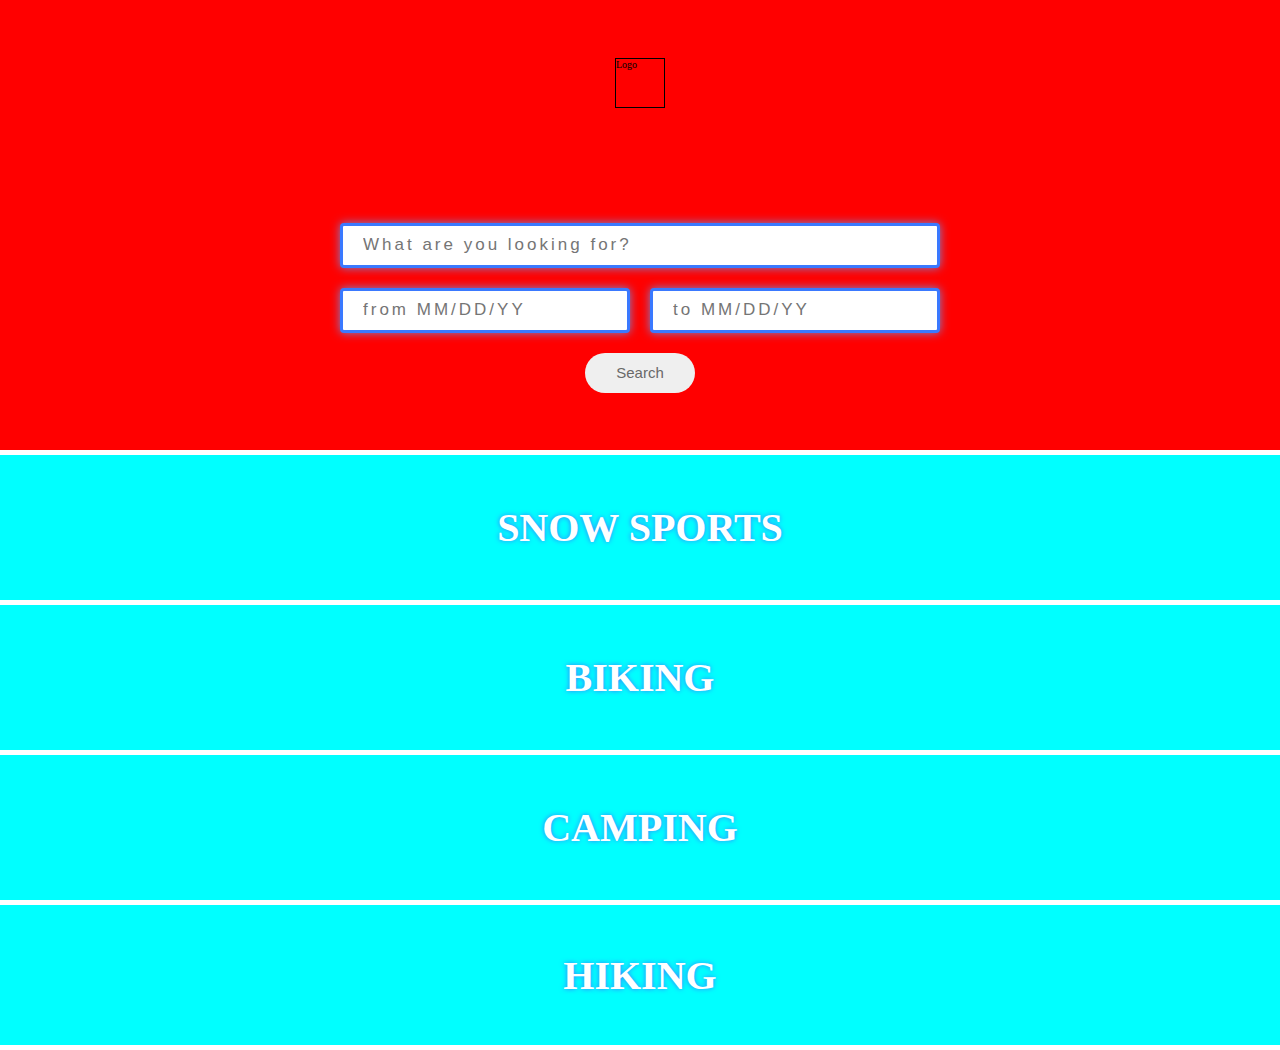
<file: Prae/index.html>
<!DOCTYPE html>
<html>
    <head>
        <title>Gear Grab</title>
        
        <meta charset="UTF-8">
        <meta name="viewport" content="width=device-width, initial-scale=1.0">
        
        <link rel="stylesheet" href="css/style.css">
    </head>
    <body>
        <header class="header">
            <div class="header__logo">Logo</div>
            <form action="#" class="header__form">
                <input type="text" class="header__form--description" placeholder="What are you looking for?" name="item" required>
                <input type="text" class="header__form--from" placeholder="from MM/DD/YY" onfocus="(this.type='date')" name="from" required>
                <input type="text" class="header__form--to" placeholder="to MM/DD/YY" onfocus="(this.type='date')" name="to" required>
                <div class="header__form--btn">
                    <button class="btn">Search</button>
                </div>
                
            </form>
            
        </header>

        <main class="category">
            <a class="category__container" href="snowsports/index.html">
                <h1 class="category__title">Snow Sports</h1>
            </a>
            <a class="category__container" href="#">
                <h1 class="category__title">Biking</h1>
            </a>
            <a class="category__container" href="#">
                <h1 class="category__title">Camping</h1>
            </a>
            <a class="category__container" href="#">
                <h1 class="category__title">Hiking</h1>
            </a>
        </main>
    </body>
</html>
</file>
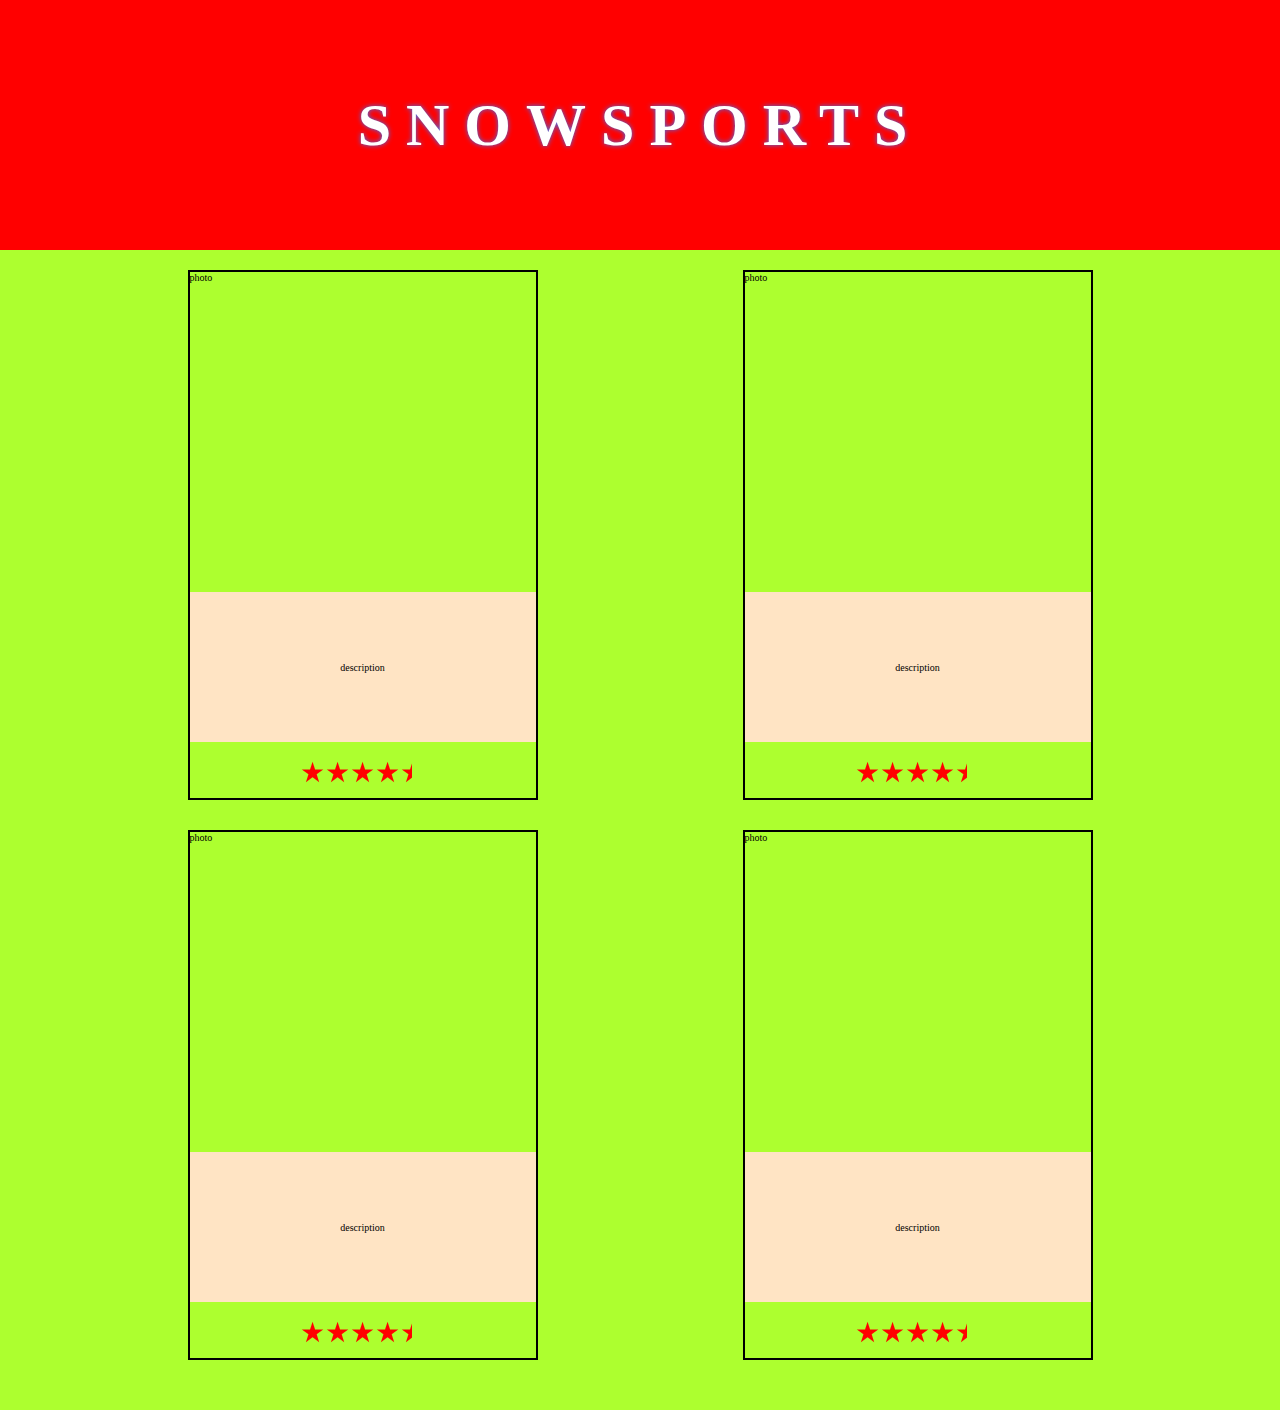
<file: Prae/snowsports/index.html>
<!DOCTYPE html>
<html>
    <head>
        <title>Snowsports | Gear Grab</title>

        <meta charset="UTF-8">
        <meta name="viewport" content="width=device-width, initial-scale=1.0">
        
        <link rel="stylesheet" href="css/style.css">
    </head>
    <body>
        <header class="header">
            <div class="header__title">Snowsports</div>
        </header>

        <main class="container">
            <div class="listing">
                <div class="listing__item">
                    <div class="listing__item--photo">photo</div>
                    <div class="listing__item--description">description</div>
                    <div class="listing__item--star-box">
                        <div class="listing__item--star">&starf;&starf;&starf;&starf;&starf;</div>
                    </div>
                </div>
                <div class="listing__item">
                    <div class="listing__item--photo">photo</div>
                    <div class="listing__item--description">description</div>
                    <div class="listing__item--star-box">
                        <div class="listing__item--star">&starf;&starf;&starf;&starf;&starf;</div>
                    </div>
                </div>
                <div class="listing__item">
                    <div class="listing__item--photo">photo</div>
                    <div class="listing__item--description">description</div>
                    <div class="listing__item--star-box">
                        <div class="listing__item--star">&starf;&starf;&starf;&starf;&starf;</div>
                    </div>
                </div>
                <div class="listing__item">
                    <div class="listing__item--photo">photo</div>
                    <div class="listing__item--description">description</div>
                    <div class="listing__item--star-box">
                        <div class="listing__item--star">&starf;&starf;&starf;&starf;&starf;</div>
                    </div>
                </div>
            </div>
        </main>
    </body>
</html>
</file>
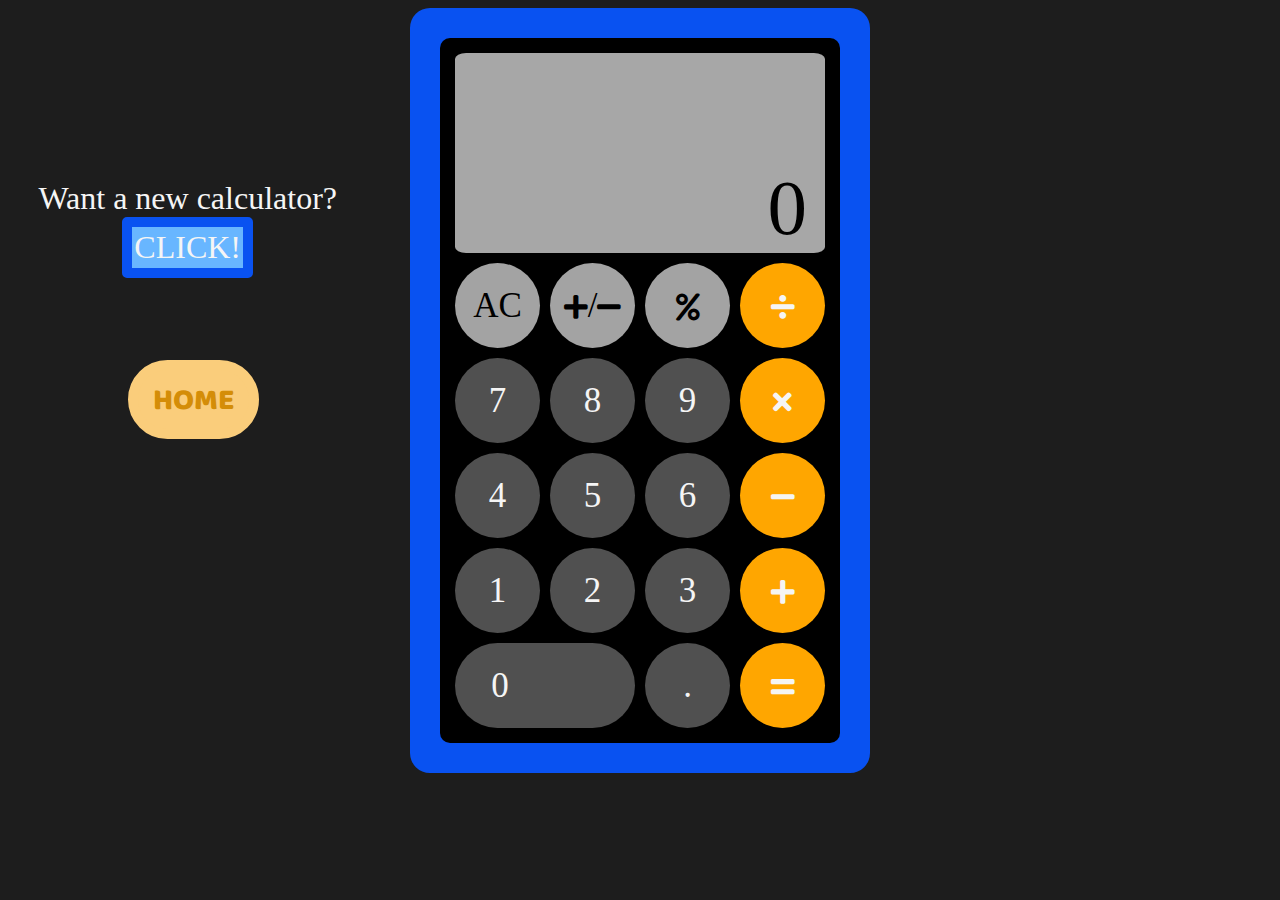
<file: calculator/calculator.html>
<!DOCTYPE html>
<html>
    <head>
        <title>Calculator</title>
    </head>
    <link href="https://fonts.googleapis.com/css2?family=Baloo+Tamma+2:wght@400;600&display=swap" rel="stylesheet">
    <link rel="stylesheet" href="calculator.css">
    <link rel="stylesheet" href="fontawesome-free-5.15.4-web/css/all.css">
    <body>
        <div>
            <a href="../index.html" id="back">Home</a>
            <div id="changeDes">Want a new calculator?<br><div id="changeColor">CLICK!</div></div>
        </div>
        <div class="container">
            <div id="calculatorBorder">
                <div id="calculator">
                    <div class="resultBG"><div id="result">0</div></div>
                    <div class="btn sp " id="AC"><div>AC</div></div>
                    <div class="btn sp" id="sign"><div><i class="fas fa-plus"></i>/<i class="fas fa-minus"></i></div></div>
                    <div class="btn sp" id="percent"><div><i class="fas fa-percent"></i></div></div>
                    <div class="btn op" id="divide"><div><i class="fas fa-divide"></i></div></div>
                    <div class="btn num" id="seven"><div>7</div></div>
                    <div class="btn num" id="eight"><div>8</div></div>
                    <div class="btn num" id="nine"><div>9</div></div>
                    <div class="btn op" id="multiply"><div><i class="fas fa-times"></i></div></div>
                    <div class="btn num" id="four"><div>4</div></div>
                    <div class="btn num" id="five"><div>5</div></div>
                    <div class="btn num" id="six"><div>6</div></div>
                    <div class="btn op" id="minus"><div><i class="fas fa-minus"></i></div></div>
                    <div class="btn num" id="one"><div>1</div></div>
                    <div class="btn num" id="two"><div>2</div></div>
                    <div class="btn num" id="three"><div>3</div></div>
                    <div class="btn op" id="plus"><div><i class="fas fa-plus"></i></div></div>
                    <div class="btn num" id="zero"><div>0</div></div>
                    <div class="btn num" id="decimal"><div>.</div></div>
                    <div class="btn op" id="equal"><div><i class="fas fa-equals"></i></div></div>
                </div>
            </div>
        </div>

        <script src="calculator.js"></script>
    </body>
</html>
</file>
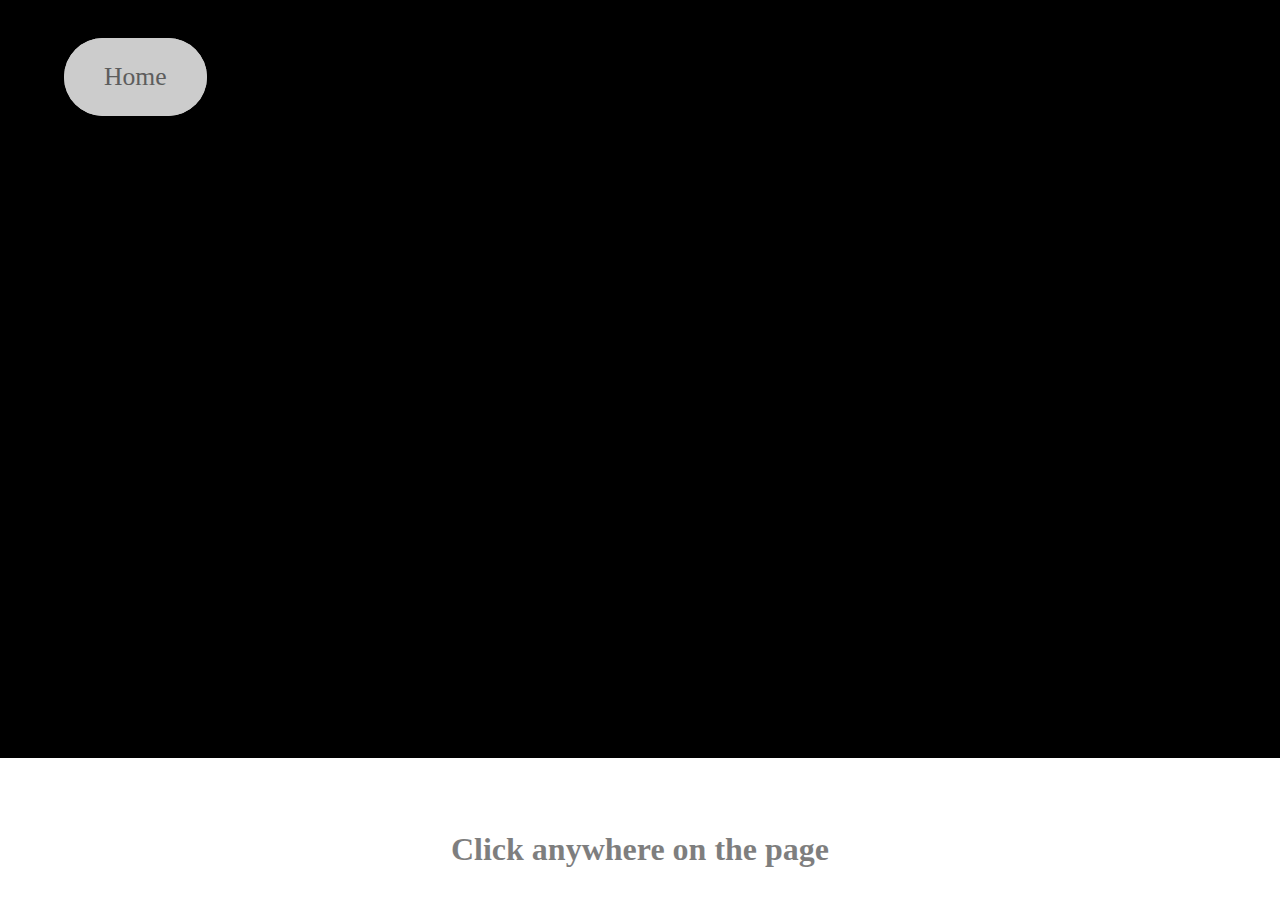
<file: paddle/paddle.html>
<!DOCTYPE html>
<html>
    <head>
        <title></title>
        <link rel="stylesheet" href="paddle.css">
    </head>
    <canvas id="gameCanvas" width="1440" height="758" style="z-index: -1;"></canvas>
    <body>
        <h1 class="instruction">Click anywhere on the page</h1>
        <a href="../index.html" class="default-anchor btn btn--white btn--top-left">Home</a>
    </body>
    <script src="paddle.js"></script>
</html>
</file>
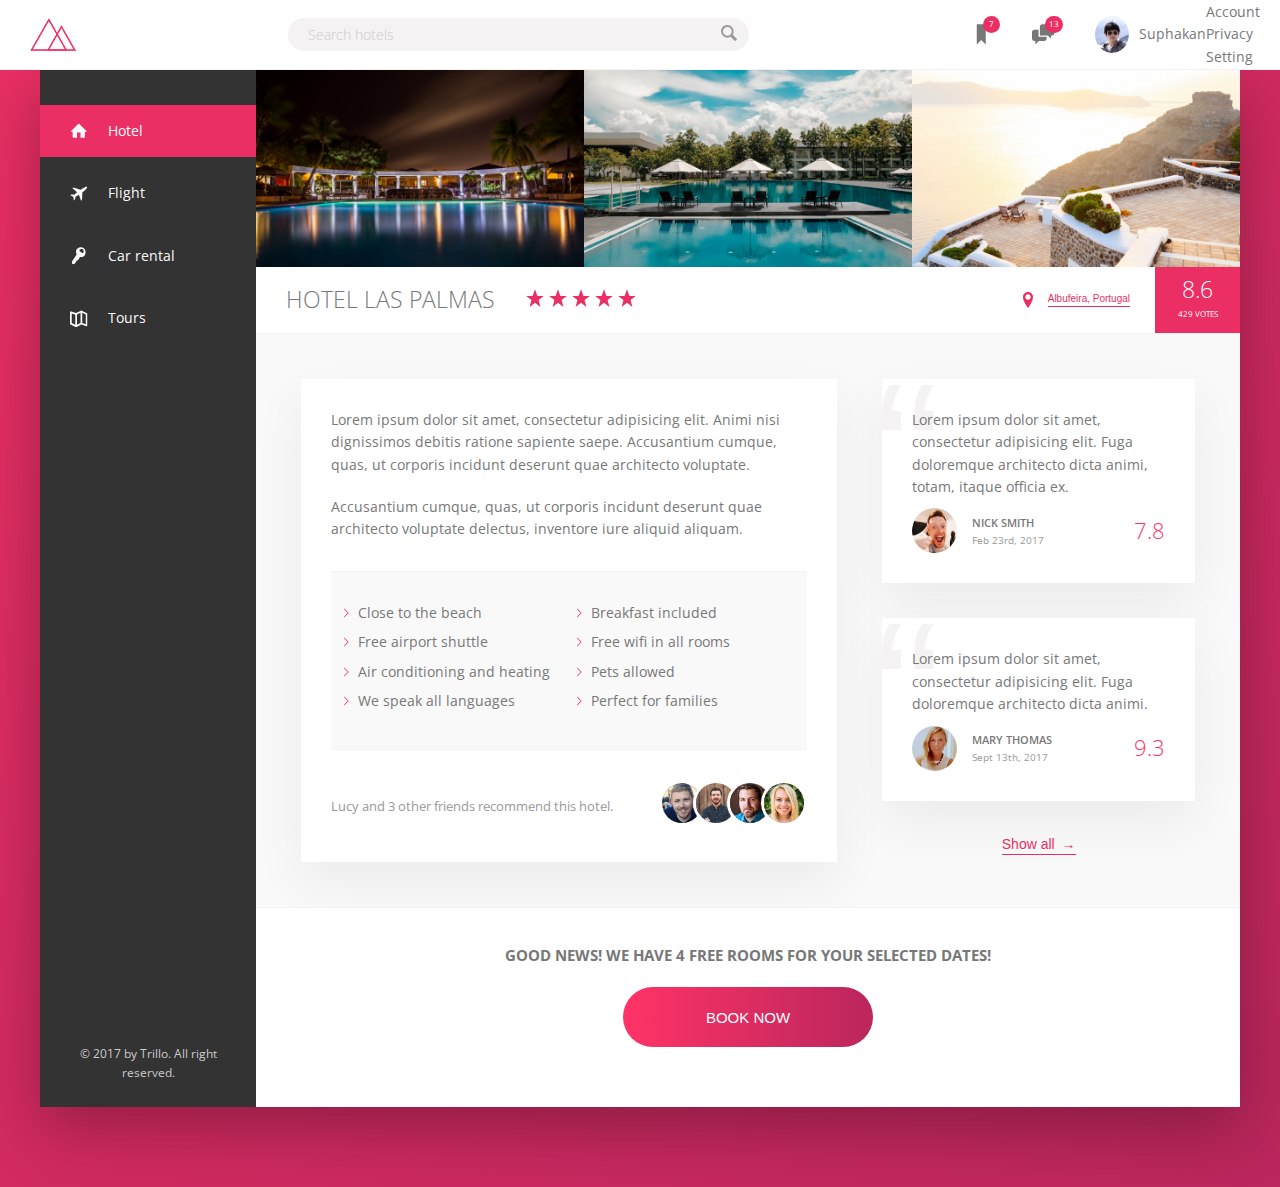
<file: trillo/trillo.html>
<!DOCTYPE html>
<html lang="en">
    <head>
        <meta charset="UTF-8">
        <meta name="viewport" content="width=device-width, initial-scale=1.0">
        
        <link href="https://fonts.googleapis.com/css?family=Open+Sans:300,400,600" rel="stylesheet">
        <link rel="stylesheet" href="css/style.css">
        <link rel="shortcut icon" type="image/png" href="img/favicon.png">
        
        <title>trillo &mdash; Your all-in-one booking app</title>
    </head>
    <body>
    
    
    <header>
        <div class="logo--box">
            <img src="img/logo.png" alt="trillo logo" class="logo">
        </div>
        <form action="#" class="search">
            <input type="text" class="search__input" placeholder="Search hotels">
            <button class="search__button">
                <svg class="search__icon">
                    <use xlink:href="img/sprite.svg#icon-magnifying-glass"></use>
                </svg>
            </button>
        </form>

        <nav class="user-nav">
            <div class="user-nav__icon-box">
                <svg class="user-nav__icon">
                    <use xlink:href="img/sprite.svg#icon-bookmark"></use>
                </svg>
                <span class="user-nav__notification">7</span>
            </div>
            <div class="user-nav__icon-box">
                <svg class="user-nav__icon">
                    <use xlink:href="img/sprite.svg#icon-chat"></use>
                </svg>
                <span class="user-nav__notification">13</span>
            </div>
            <div class="user-nav__user">
                <img src="img/user.jpg" alt="User photo" class="user-nav__user-photo">
                <span class="user-nav__user-name">Suphakan</span>
                <div class="user-nav__dropdown">
                    <div class="user-nav__dropdown--account">Account</div>
                    <div class="user-nav__dropdown--privacy">Privacy</div>
                    <div class="user-nav__dropdown--setting">Setting</div>
                </div>
            </div>
        </nav>
    </header>

    <div class="big-1" id="big-1">
        <a class="close" href="#c">&times;</a>
            <img src="img/hotel-1.jpg" alt="Photo of hotel 1" class="big-1__photo">
       
    </div>
    <div class="big-2" id="big-2">
        <a class="close" href="#c">&times;</a>
            <img src="img/hotel-2.jpg" alt="Photo of hotel 2" class="big-2__photo">
        
    </div>
    <div class="big-3" id="big-3">
        <a class="close" href="#c">&times;</a>
            <img src="img/hotel-3.jpg" alt="Photo of hotel 3" class="big-3__photo">
        
    </div>

    <div class="container">
        <div class="content">
            <nav class="sidebar">
                <ul class="side-nav">
                    <li class="side-nav__item side-nav__item--active">
                        <a href="#" class="side-nav__link">
                            <svg class="side-nav__icon">
                                <use xlink:href="img/sprite.svg#icon-home"></use>
                            </svg>
                            <span>Hotel</span>
                        </a>
                    </li>
                    <li class="side-nav__item">
                        <a href="#" class="side-nav__link">
                            <svg class="side-nav__icon">
                                <use xlink:href="img/sprite.svg#icon-aircraft"></use>
                            </svg>
                            <span>Flight</span>
                        </a>
                    </li>
                    <li class="side-nav__item">
                        <a href="#" class="side-nav__link">
                            <svg class="side-nav__icon">
                                <use xlink:href="img/sprite.svg#icon-key"></use>
                            </svg>
                            <span>Car rental</span>
                        </a>
                    </li>
                    <li class="side-nav__item">
                        <a href="#" class="side-nav__link">
                            <svg class="side-nav__icon">
                                <use xlink:href="img/sprite.svg#icon-map"></use>
                            </svg>
                            <span>Tours</span>
                        </a>
                    </li>
                </ul>

                <div class="legal legal--original">
                    &copy; 2017 by Trillo. All right reserved.
                </div>
            </nav>

            

            <main class="hotel-view">
                <div class="gallery">
                    <figure class="gallery__item">
                        <a href="#big-1"><img src="img/hotel-1.jpg" alt="Photo of hotel 1" class="gallery__photo"></a>
                    </figure>
                    <figure class="gallery__item">
                        <a href="#big-2"><img src="img/hotel-2.jpg" alt="Photo of hotel 2" class="gallery__photo"></a>
                    </figure>
                    <figure class="gallery__item">
                        <a href="#big-3"><img src="img/hotel-3.jpg" alt="Photo of hotel 3" class="gallery__photo"></a>
                    </figure>
                </div>
                
                <div class="overview">
                    <div class="overview__left">
                        <h1 class="overview__left--title">
                            Hotel Las Palmas
                        </h1>
                        <div class="overview__left--star">
                            <svg class="overview__icon-star">
                                <use xlink:href="img/sprite.svg#icon-star"></use>
                            </svg>
                            <svg class="overview__icon-star">
                                <use xlink:href="img/sprite.svg#icon-star"></use>
                            </svg>
                            <svg class="overview__icon-star">
                                <use xlink:href="img/sprite.svg#icon-star"></use>
                            </svg>
                            <svg class="overview__icon-star">
                                <use xlink:href="img/sprite.svg#icon-star"></use>
                            </svg>
                            <svg class="overview__icon-star">
                                <use xlink:href="img/sprite.svg#icon-star"></use>
                            </svg>
                        </div>
                    </div>

                    <div class="overview__right">
                        <div class="overview__location">
                            <svg class="overview__icon-location">
                                <use xlink:href="img/sprite.svg#icon-location-pin"></use>
                            </svg>
                            <button class="btn-inline">Albufeira, Portugal</button>
                        </div>
                        <div class="overview__rating">
                            <div class="overview__rating-average">8.6</div>
                            <div class="overview__rating-count">429 votes</div>
                        </div>
                    </div>
                </div>

                <div class="detail">
                    <div class="description">
                        <p class="paragraph">
                            Lorem ipsum dolor sit amet, consectetur adipisicing elit. Animi nisi dignissimos debitis ratione sapiente saepe. Accusantium cumque, quas, ut corporis incidunt deserunt quae architecto voluptate.
                        </p>
                        <p class="paragraph">
                            Accusantium cumque, quas, ut corporis incidunt deserunt quae architecto voluptate delectus, inventore iure aliquid aliquam.
                        </p>
                        <ul class="list">
                            <li class="list__item">Close to the beach</li>
                            <li class="list__item">Breakfast included</li>
                            <li class="list__item">Free airport shuttle</li>
                            <li class="list__item">Free wifi in all rooms</li>
                            <li class="list__item">Air conditioning and heating</li>
                            <li class="list__item">Pets allowed</li>
                            <li class="list__item">We speak all languages</li>
                            <li class="list__item">Perfect for families</li>
                        </ul>
                        <div class="recommend">
                            <p class="recommend__count">
                                Lucy and 3 other friends recommend this hotel.
                            </p>
                            <div class="recommend__friends">
                                <img src="img/user-3.jpg" alt="Friend 1" class="recommend__photo">
                                <img src="img/user-4.jpg" alt="Friend 2" class="recommend__photo">
                                <img src="img/user-5.jpg" alt="Friend 3" class="recommend__photo">
                                <img src="img/user-6.jpg" alt="Friend 4" class="recommend__photo">
                            </div>
                        </div>
                    </div>

                    <div class="user-review">
                        <figure class="review">
                            <blockquote class="review__text">
                                Lorem ipsum dolor sit amet, consectetur adipisicing elit. Fuga doloremque architecto dicta animi, totam, itaque officia ex.
                            </blockquote>
                            <figcaption class="review__user">
                                <img src="img/user-1.jpg" alt="User 1" class="review__photo">
                                <div class="review__user-box">
                                    <p class="review__user-name">Nick Smith</p>
                                    <p class="review__user-date">Feb 23rd, 2017</p>
                                </div>
                                <div class="review__rating">7.8</div>
                            </figcaption>
                        </figure>
                        <figure class="review">
                            <blockquote class="review__text">
                                Lorem ipsum dolor sit amet, consectetur adipisicing elit. Fuga doloremque architecto dicta animi.
                            </blockquote>
                            <figcaption class="review__user">
                                <img src="img/user-2.jpg" alt="User 1" class="review__photo">
                                <div class="review__user-box">
                                    <p class="review__user-name">Mary Thomas</p>
                                    <p class="review__user-date">Sept 13th, 2017</p>
                                </div>
                                <div class="review__rating">9.3</div>
                            </figcaption>
                        </figure>
                        <button class="review__button btn-inline">Show all <span class="review__button--arr">&rarr;</span></button>
                    </div>
                </div>

                <div class="cta">
                    <h2 class="cta__book-now">
                        Good news! We have 4 free rooms for your selected dates!
                    </h2>
                    <button class="btn">
                        <span class="btn__visible">Book now</span>
                        <span class="btn__invisible">Only 4 rooms left</span>
                    </button>
                </div>
            </main>
        </div>
        <div class="legal legal--responsive">
            &copy; 2017 by Trillo. All right reserved.
        </div>
    </div>
    </body>
</html>
</file>
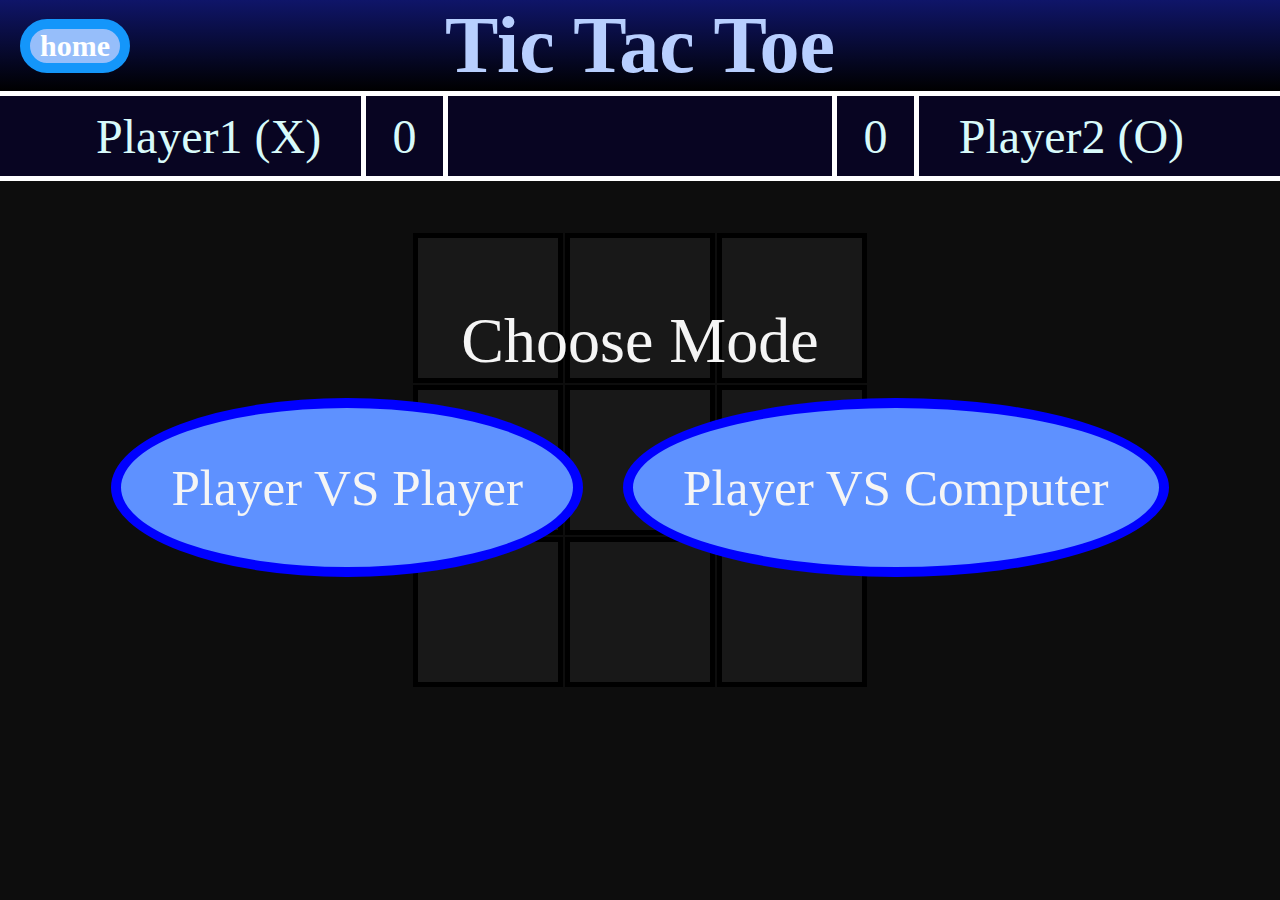
<file: xo/xo.html>
<!DOCTYPE html>
<html>
    <head>
        <title>XO Game</title>
        <link rel="stylesheet" href="xo.css">
    </head>
    <body>
        <div class="modeBG">
            <div>Choose Mode</div>
            <div class="option">
                <div class="mode playerMode">Player VS Player</div>
                <div class="mode computerMode">Player VS Computer</div>
            </div>
        </div>
        <header>
            <h1>
                <a class="home" href="../index.html">home</a>
                <span class="heading">Tic Tac Toe</span>
            </h1>
            <nav>
                <div class="player player1"><div>Player1 (X)</div></div>
                <div class="playerScore player1Score">0</div>
                <div class="display"><div class="message"></div></div>
                <div class="playerScore player2Score">0</div>
                <div class="player player2"><div>Player2 (O)</div></div>
            </nav>
        </header>
        <table>
            <tr>
                <td class="td1"></td>
                <td class="td2"></td>
                <td class="td3"></td>
            </tr>
            <tr>
                <td class="td4"></td>
                <td class="td5"></td>
                <td class="td6"></td>
            </tr>
            <tr>
                <td class="td7"></td>
                <td class="td8"></td>
                <td class="td9"></td>
            </tr>
        </table>
        <script src="xo.js"></script>
    </body>
</html>
</file>
<file: Prae/css/style.css>
*,*::before,*::after{margin:0;padding:0;box-sizing:inherit}html{font-size:62.5%;box-sizing:border-box}body{background-color:greenyellow}.header{display:flex;flex-direction:column;justify-content:space-around;align-items:center;height:45rem;background:red}.header__logo{width:5rem;height:5rem;display:inline-block}.header__form{display:inline-block;width:60rem}.header__form--description{height:4.5rem;width:100%;margin-bottom:2rem}.header__form--from{height:4.5rem;float:left;width:29rem;margin-bottom:2rem}.header__form--to{height:4.5rem;float:right;width:29rem;margin-bottom:2rem}.header__form--btn{text-align:center}.category__container{height:15rem;display:flex;justify-content:center;align-items:center}.header__logo{border:1px solid black}.header__form--description,.header__form--from,.header__form--to{letter-spacing:3px;font-size:1.7rem;font-weight:300;border:3px solid #3a79ff;border-radius:4px;box-shadow:0 0 10px #5aa7ffd0;padding-left:2rem}.header__form--description:focus,.header__form--from:focus,.header__form--to:focus{outline:none;border:3px solid #393cff}.btn{float:none;border:none;border-radius:100px;width:11rem;height:4rem;font-size:1.5rem;color:#696969;cursor:pointer}.btn:focus{outline:none}.category__container{background-color:aqua;border-top:5px solid #ffffff;text-decoration:none}.category__container:hover{background-color:aquamarine}.category__container:last-child{border-bottom:5px solid #ffffff}.category__title{text-transform:uppercase;font-size:4rem;color:#ffffff;text-shadow:0 0 5px #3a79ff}
</file>
<file: Prae/snowsports/css/style.css>
*,*::before,*::after{margin:0;padding:0;box-sizing:inherit}html{font-size:62.5%;box-sizing:border-box}body{background-color:greenyellow}.header{display:flex;justify-content:center;align-items:center;height:25rem;background:red}.container{margin:2rem 10rem 2rem 10rem}.listing{display:grid;height:auto;grid-template-columns:repeat(auto-fill, 35rem);justify-content:space-around;grid-column-gap:3rem}.listing__item{height:53rem;margin-bottom:3rem}.listing__item--photo{width:100%;height:32rem}.listing__item--description{height:15rem;display:flex;justify-content:center;align-items:center;background-color:bisque}.listing__item--star-box{height:6rem;display:flex;justify-content:center;align-items:center}.listing__item--star{display:inline;font-size:2.8rem;letter-spacing:0px;background-image:linear-gradient(to right, red 0%, red 90%, transparent 90%);-webkit-background-clip:text;color:transparent}.header__title{text-transform:uppercase;font-size:6rem;font-weight:800;letter-spacing:1.5rem;color:#ffffff;text-shadow:0 0 5px #3a79ff}.listing__item{border:2px solid black}
</file>
<file: calculator/calculator.css>
body {
    background: rgb(29, 29, 29);
    color: whitesmoke;
}

.container {
    display: flex;
    justify-content: center;
}

#calculatorBorder {
    border: 30px solid rgb(9, 82, 241);
    background: rgb(9, 82, 241);
    border-radius: 20px;
    margin: 0;
}

#calculator {
    background: black;
    border-radius: 10px;
    padding: 15px 15px 15px 15px;
    max-width: 370px;
    display: grid;
    grid-gap: 10px;
    grid-template-areas: "result result result result"
    "result result result result"
    "AC sign percent divide"
    "seven eight nine multiply"
    "four five six minus"
    "one two three plus"
    "zero zero decimal equal";
}

#changeDes {
    text-align: center;
    font-size: 2em;
    position: absolute;
    top: 20%;
    left: 3%;
}

#changeColor {
    display: inline-block;
    border: 10px solid rgb(9, 82, 241);
    padding: 2px;
    border-radius: 5px;
    cursor: pointer;
    background: rgb(104, 182, 255);
}

#changeColor:hover {
    transform: translate(1px,-1px);
}

i {
    font-size: 27px;
}

.btn {
    display: flex;
    justify-content: center;
    align-items: center;
    width: 85px;
    height: 85px;
    box-sizing: border-box;
    border-radius: 100%;
    cursor: pointer;
    color: whitesmoke;
    font-size: 35px;
}

.op {
    background: rgb(255, 166, 0);
}

.sp {
    background: rgb(163, 163, 163);
    color: black;
}

.num {
    background: rgb(80, 80, 80);
}

.op:active {
    background: whitesmoke;
    color: black;
}

.sp:active {
    background: rgb(163, 163, 163);
}

.num:active {
    background: rgba(255, 255, 255, 0.5);
}

.resultBG {
    display: flex;
    justify-content: flex-end;
    align-items: flex-end;
    grid-area: result;
    height: 200px;
    max-width: 370px;
    font-size: 79px;
    background: rgb(167, 167, 167);
    border-radius: 3%;
}

#result {
    display: inline-block;
    margin-right: 18px;
    color: black;
}

#back {
    color: rgb(212, 141, 8);
    position: absolute;
    top: 40%;
    left: 10%;
    font-family: 'Baloo Tamma 2', cursive;
    font-size: 30px;
    font-weight: 800;
    background: rgb(250, 205, 123);
    border: 10px solid rgb(250, 205, 123);
    padding: 7px 15px 0 15px;
    border-radius: 100px;
    text-decoration: none;
    text-transform: uppercase;
    cursor: pointer;
}

#next {
    color: rgb(212, 141, 8);
    position: absolute;
    top: 40%;
    right: 10%;
    font-family: 'Baloo Tamma 2', cursive;
    font-size: 30px;
    font-weight: 800;
    background: rgb(250, 205, 123);
    border: 10px solid rgb(250, 205, 123);
    padding: 7px 15px 0 15px;
    border-radius: 25%;
    cursor: pointer;
}

#back:hover, #next:hover {
    border: 10px red solid;
    transform: translate(1px,-1px);
}

#AC {
    grid-area: AC;
}

#sign {
    grid-area: sign;
}

#percent {
    grid-area: percent;
}

#divide {
    grid-area: divide;
}

#seven {
    grid-area: seven;
}

#eight {
    grid-area: eight;
}

#nine {
    grid-area: nine;
}

#multiply {
    grid-area: multiply;
}

#four {
    grid-area: four;
}

#five {
    grid-area: five;
}

#six {
    grid-area: six;
}

#minus {
    grid-area: minus;
}

#one {
    grid-area: one;
}

#two {
    grid-area: two;
}

#three {
    grid-area: three;
}

#plus {
    grid-area: plus;
}

#zero {
    grid-area: zero;
    border-radius: 3em;
    width: 180px;
}

#zero div{
    position: relative;
    right: 25%;
}

#decimal {
    grid-area: decimal;
}

#equal {
    grid-area: equal;
}
</file>
<file: paddle/paddle.css>
body {
    margin: 0;
    padding: 0;
    position: relative;
}

.default-anchor {
    color: whitesmoke;
    text-decoration: none;
}

.btn--white {
    color: rgb(117, 117, 117);
    background: white;
    display: inline-block;
    padding: 1.5rem 2.5rem 1.5rem 2.5rem;
    border-radius: 10rem;
    font-size: 1.6rem;
    opacity: 0.8;
}

.btn--white::after {
    background: white; 
}

.btn {
    text-align: center;
    transition: all 0.15s ease-out;
}

.btn:hover {
    transform: translate(0, -0.5rem);
    box-shadow: 0 1rem 1.5rem rgba(0, 0, 0, 0.5); 
}

.btn:active {
    transform: translate(0, -0.2rem);
    box-shadow: 0 0.4rem 0.6rem rgba(0, 0, 0, 0.5); 
}

.btn::after {
    content: "";
    display: inline-block;
    border-radius: 10rem;
    width: 100%;
    height: 100%;
    position: absolute;
    top: 0;
    left: 0;
    z-index: -1;
    transition: all 0.3s ease-out; 
}

.btn:hover::after {
    transform: scaleX(1.4) scaleY(1.7);
    opacity: 0; 
}

.btn--top-left {
    position: absolute;
    top: 5%;
    left: 5%;
}

.btn--top-right {
    position: absolute;
    top: 5%;
    right: 5%;
}

.instruction {
    background-color: white;
    position: absolute;
    top: 90vh;
    left: 50%;
    transform: translate(-50%,0);
    opacity: 0.5;
    border-radius: 100px;
}
</file>
<file: trillo/css/style.css>
:root{--color-primary: #eb2f64;--color-primary-light: #FF3366;--color-primary-dark: #BA265D;--color-grey-light-1: #faf9f9;--color-grey-light-2: #f4f2f2;--color-grey-light-3: #f0eeee;--color-grey-light-4: #ccc;--color-grey-dark-1: #333;--color-grey-dark-2: #777;--color-grey-dark-3: #999;--shadow-dark: 0 2rem 6rem rgba(0,0,0,.3);--shadow-light: 0 2rem 5rem rgba(0,0,0,.06);--line: 1px solid var(--color-grey-light-2)}*{margin:0;padding:0}*,*::before,*::after{-webkit-box-sizing:inherit;box-sizing:inherit}html{-webkit-box-sizing:border-box;box-sizing:border-box;font-size:62.5%}@media only screen and (max-width: 43.75em){html{font-size:50%}}body{font-family:'Open Sans', sans-serif;font-weight:400;color:var(--color-grey-dark-2);line-height:1.6;min-height:100vh;background-image:-webkit-gradient(linear, left top, right bottom, from(var(--color-primary)), to(var(--color-primary-dark)));background-image:linear-gradient(to right bottom, var(--color-primary), var(--color-primary-dark));background-size:cover;background-repeat:no-repeat}.container{max-width:120rem;margin:7rem auto 8rem auto;background-color:var(--color-grey-light-2);-webkit-box-shadow:var(--shadow-dark);box-shadow:var(--shadow-dark);position:relative}@media only screen and (max-width: 75em){.container{margin:0}}@media only screen and (max-width: 25em){.container{margin:12rem 0 0 0}}header{display:-webkit-box;display:-ms-flexbox;display:flex;-ms-flex-wrap:wrap;flex-wrap:wrap;position:fixed;width:100%;top:0;z-index:10;-webkit-box-pack:justify;-ms-flex-pack:justify;justify-content:space-between;-webkit-box-align:center;-ms-flex-align:center;align-items:center;border-bottom:var(--line);font-size:1.4rem;height:7rem;background-color:#fff}@media only screen and (max-width: 25em){header{height:12rem}}.content{margin-top:7rem;display:-webkit-box;display:-ms-flexbox;display:flex}@media only screen and (max-width: 62.5em){.content{display:block}}.sidebar{background-color:var(--color-grey-dark-1);-webkit-box-flex:0;-ms-flex:0 0 18%;flex:0 0 18%}.hotel-view{background-color:#fff;-webkit-box-flex:1;-ms-flex:1;flex:1}.detail{font-size:1.4rem;display:-webkit-box;display:-ms-flexbox;display:flex;-webkit-box-pack:space-evenly;-ms-flex-pack:space-evenly;justify-content:space-evenly;padding:4.5rem;background-color:var(--color-grey-light-1);border-bottom:var(--line)}@media only screen and (max-width: 62.5em){.detail{display:block}}@media only screen and (max-width: 34.375em){.detail{padding:2.5rem 0}}.description{font-size:1.4rem;background-color:#fff;-webkit-box-shadow:var(--shadow-light);box-shadow:var(--shadow-light);padding:3rem;-webkit-box-flex:0;-ms-flex:0 0 60%;flex:0 0 60%;margin-right:4.5rem}@media only screen and (max-width: 62.5em){.description{margin-right:0;margin-bottom:3.5rem}}.user-review{-webkit-box-flex:1;-ms-flex:1;flex:1;display:-webkit-box;display:-ms-flexbox;display:flex;-webkit-box-orient:vertical;-webkit-box-direction:normal;-ms-flex-direction:column;flex-direction:column;-webkit-box-align:center;-ms-flex-align:center;align-items:center}.logo{height:100%;-o-object-fit:contain;object-fit:contain}.logo--box{height:3.25rem;margin-left:3rem;text-align:center}@media only screen and (max-width: 25em){.logo--box{width:100%}}.search{-webkit-box-flex:0;-ms-flex:0 0 40%;flex:0 0 40%;display:-webkit-box;display:-ms-flexbox;display:flex;-webkit-box-pack:center;-ms-flex-pack:center;justify-content:center;-webkit-box-align:center;-ms-flex-align:center;align-items:center}.search__input{font-family:inherit;font-size:inherit;color:inherit;background-color:var(--color-grey-light-2);border:none;padding:.7rem 2rem;border-radius:100px;width:90%;-webkit-transition:all .2s;transition:all .2s;margin-right:-3rem}.search__input::-webkit-input-placeholder{font-weight:100;color:var(--color-grey-light-4)}.search__input:focus{outline:none;width:100%;background-color:var(--color-grey-light-3)}.search__input:focus ~ .search__button{background-color:var(--color-grey-light-3)}.search__button{border:none;background-color:var(--color-grey-light-2);cursor:pointer}.search__button:focus{outline:none}.search__button:active{-webkit-transform:translateY(2px);transform:translateY(2px)}.search__icon{height:2rem;width:2rem;fill:var(--color-grey-dark-3)}.user-nav{-ms-flex-item-align:stretch;align-self:stretch;display:-webkit-box;display:-ms-flexbox;display:flex}.user-nav>*{padding:0 2rem;cursor:pointer;height:100%;display:-webkit-box;display:-ms-flexbox;display:flex;-webkit-box-align:center;-ms-flex-align:center;align-items:center}.user-nav>*:hover{background-color:var(--color-grey-light-2)}.user-nav__icon-box{position:relative}.user-nav__icon{height:2.25rem;width:2.25rem;fill:var(--color-grey-dark-2)}.user-nav__notification{font-size:.8rem;height:1.75rem;width:1.75rem;border-radius:100px;background-color:var(--color-primary);color:#fff;position:absolute;top:23%;left:53%;display:-webkit-box;display:-ms-flexbox;display:flex;-webkit-box-pack:center;-ms-flex-pack:center;justify-content:center;-webkit-box-align:center;-ms-flex-align:center;align-items:center}.user-nav__user-photo{height:3.75rem;border-radius:50%;margin-right:1rem}@media only screen and (max-width: 34.375em){.user-nav__user-name{display:none}}.sidebar{display:-webkit-box;display:-ms-flexbox;display:flex;-webkit-box-orient:vertical;-webkit-box-direction:normal;-ms-flex-direction:column;flex-direction:column;-webkit-box-pack:justify;-ms-flex-pack:justify;justify-content:space-between}.side-nav{font-size:1.4rem;list-style:none;margin-top:3.5rem}@media only screen and (max-width: 62.5em){.side-nav{display:-webkit-box;display:-ms-flexbox;display:flex;-webkit-box-pack:justify;-ms-flex-pack:justify;justify-content:space-between;margin-top:0}}@media only screen and (max-width: 34.375em){.side-nav{-webkit-box-orient:vertical;-webkit-box-direction:normal;-ms-flex-direction:column;flex-direction:column}}.side-nav__item{position:relative}.side-nav__item:not(:last-child){margin-bottom:1rem}@media only screen and (max-width: 62.5em){.side-nav__item:not(:last-child){margin-bottom:0}}@media only screen and (max-width: 34.375em){.side-nav__item:not(:last-child){margin-bottom:.4rem}}@media only screen and (max-width: 62.5em){.side-nav__item{-webkit-box-flex:0;-ms-flex:0 0 24.5%;flex:0 0 24.5%}}.side-nav__item::before{content:"";position:absolute;top:0;left:0;height:100%;width:3px;background-color:var(--color-primary);-webkit-transform:scaleY(0);transform:scaleY(0);-webkit-transition:width 0.4s 0.15s cubic-bezier(1, 0, 0, 1),background-color 0.1s,-webkit-transform 0.15s ease-in;transition:width 0.4s 0.15s cubic-bezier(1, 0, 0, 1),background-color 0.1s,-webkit-transform 0.15s ease-in;transition:transform 0.15s ease-in,width 0.4s 0.15s cubic-bezier(1, 0, 0, 1),background-color 0.1s;transition:transform 0.15s ease-in,width 0.4s 0.15s cubic-bezier(1, 0, 0, 1),background-color 0.1s,-webkit-transform 0.15s ease-in}.side-nav__item:hover::before,.side-nav__item--active::before{-webkit-transform:scaleY(1);transform:scaleY(1);width:100%}.side-nav__item:active::before{background-color:var(--color-primary-light)}.side-nav__link:link,.side-nav__link:visited{color:var(--color-grey-light-1);text-decoration:none;padding:1.5rem 3rem;position:relative;z-index:2;display:-webkit-box;display:-ms-flexbox;display:flex;-webkit-box-align:center;-ms-flex-align:center;align-items:center}@media only screen and (max-width: 34.375em){.side-nav__link:link,.side-nav__link:visited{-webkit-box-pack:center;-ms-flex-pack:center;justify-content:center;padding:1rem}}.side-nav__icon{width:1.75rem;height:1.75rem;margin-right:2rem;fill:currentColor}.legal{font-size:1.2rem;color:var(--color-grey-light-4);text-align:center;padding:2.5rem}.legal--responsive{display:none;background-color:var(--color-grey-dark-1);padding:5rem 0}@media only screen and (max-width: 62.5em){.legal--original{display:none}.legal--responsive{display:block}}.gallery{display:-webkit-box;display:-ms-flexbox;display:flex}.gallery__photo{width:100%;display:block}.overview{border-bottom:var(--line);display:-webkit-box;display:-ms-flexbox;display:flex}@media only screen and (max-width: 22.5em){.overview{-webkit-box-orient:vertical;-webkit-box-direction:normal;-ms-flex-direction:column;flex-direction:column}}.overview__left{margin-right:auto;display:-webkit-box;display:-ms-flexbox;display:flex;-webkit-box-align:center;-ms-flex-align:center;align-items:center}@media only screen and (max-width: 34.375em){.overview__left{-webkit-box-orient:vertical;-webkit-box-direction:normal;-ms-flex-direction:column;flex-direction:column}}.overview__left--title{font-size:2.25rem;font-weight:300;text-transform:uppercase;margin:1.5rem 3rem}@media only screen and (max-width: 34.375em){.overview__left--title{line-height:.5}}.overview__right{display:-webkit-box;display:-ms-flexbox;display:flex;-webkit-box-pack:end;-ms-flex-pack:end;justify-content:flex-end}.overview__location{display:-webkit-box;display:-ms-flexbox;display:flex;-webkit-box-align:center;-ms-flex-align:center;align-items:center;margin:auto 2.5rem}.overview__icon-location{margin-right:1rem}.overview__icon-star,.overview__icon-location{height:2rem;width:2rem;fill:var(--color-primary)}.overview__rating{-ms-flex-item-align:stretch;align-self:stretch;display:-webkit-box;display:-ms-flexbox;display:flex;-webkit-box-orient:vertical;-webkit-box-direction:normal;-ms-flex-direction:column;flex-direction:column;-webkit-box-pack:center;-ms-flex-pack:center;justify-content:center;-webkit-box-align:center;-ms-flex-align:center;align-items:center;padding:0rem 2.25rem;background-color:var(--color-primary);color:#fff}@media only screen and (max-width: 28.125em){.overview__rating{position:absolute;border-radius:100%;height:10rem;top:21rem;right:-1.5rem;opacity:.9;-webkit-transform:scale(0.7);transform:scale(0.7)}}.overview__rating-average{margin-top:-.6rem;font-weight:300;font-size:2.25rem}.overview__rating-count{font-weight:400;font-size:.8rem;text-transform:uppercase}.btn-inline{background-color:transparent;border:none;border-radius:3px 3px 0 0;color:var(--color-primary);font-size:inherit;border-bottom:1px solid currentColor;padding-bottom:2px;cursor:pointer;-webkit-transition:all .2s;transition:all .2s}.btn-inline:hover{color:var(--color-grey-dark-1);outline:none;-webkit-animation:pulsate 1s infinite;animation:pulsate 1s infinite}@-webkit-keyframes pulsate{0%{-webkit-transform:scale(1);transform:scale(1);-webkit-box-shadow:none;box-shadow:none}50%{-webkit-transform:scale(1.05);transform:scale(1.05);-webkit-box-shadow:0 1rem 4rem rgba(0,0,0,0.25);box-shadow:0 1rem 4rem rgba(0,0,0,0.25)}100%{-webkit-transform:scale(1);transform:scale(1);-webkit-box-shadow:none;box-shadow:none}}@keyframes pulsate{0%{-webkit-transform:scale(1);transform:scale(1);-webkit-box-shadow:none;box-shadow:none}50%{-webkit-transform:scale(1.05);transform:scale(1.05);-webkit-box-shadow:0 1rem 4rem rgba(0,0,0,0.25);box-shadow:0 1rem 4rem rgba(0,0,0,0.25)}100%{-webkit-transform:scale(1);transform:scale(1);-webkit-box-shadow:none;box-shadow:none}}.paragraph:not(:last-of-type){margin-bottom:2rem}.paragraph::-moz-selection{background-color:var(--color-primary-light);color:#fff}.paragraph::selection{background-color:var(--color-primary-light);color:#fff}.list{margin:3rem 0;padding:3rem 0 3rem 1rem;border-top:var(--line);border-bottom:var(--line);list-style:none;background-color:var(--color-grey-light-1);display:-webkit-box;display:-ms-flexbox;display:flex;-ms-flex-wrap:wrap;flex-wrap:wrap}.list__item{-webkit-box-flex:0;-ms-flex:0 0 50%;flex:0 0 50%;margin-bottom:.7rem}@media only screen and (max-width: 28.125em){.list__item{-webkit-box-flex:0;-ms-flex:0 0 100%;flex:0 0 100%;font-size:1.1em;margin-left:1.5rem}}.list__item::before{content:"";display:inline-block;width:1rem;height:1rem;margin-right:.7rem;-webkit-mask-image:url(../img/chevron-thin-right.svg);-webkit-mask-size:cover;background-color:var(--color-primary);mask-image:url(../img/chevron-thin-right.svg);mask-size:cover}.recommend{font-size:1.3rem;color:var(--color-grey-dark-3);display:-webkit-box;display:-ms-flexbox;display:flex;-webkit-box-align:center;-ms-flex-align:center;align-items:center;-ms-flex-wrap:wrap;flex-wrap:wrap}.recommend__count{margin-right:auto}.recommend__photo{height:4rem;width:4rem;border-radius:50%;position:relative;border:3px #fff solid;-webkit-box-sizing:content-box;box-sizing:content-box}.recommend__photo:not(:last-of-type){margin-right:-1.5rem}.review{background-color:#fff;-webkit-box-shadow:var(--shadow-light);box-shadow:var(--shadow-light);padding:3rem;width:100%;margin-bottom:3.5rem;position:relative;overflow:hidden}.review::before{content:"\201C";position:absolute;line-height:1;top:-2.5rem;left:-.8rem;font-size:20rem;color:var(--color-grey-light-2);font-family:sans-serif}.review__photo{height:4.5rem;width:4.5rem;border-radius:50%}.review__text{margin-bottom:1rem;position:relative;z-index:1}.review__user{display:-webkit-box;display:-ms-flexbox;display:flex;-webkit-box-align:center;-ms-flex-align:center;align-items:center}.review__user-box{margin-left:1.5rem;margin-right:auto}.review__user-name{font-size:1.1rem;font-weight:600;text-transform:uppercase}.review__user-date{font-size:1rem;color:var(--color-grey-dark-3)}.review__rating{font-size:2.2rem;font-weight:300;color:var(--color-primary-light)}.review__button--arr{margin-left:3px;-webkit-transition:margin-left .2s;transition:margin-left .2s}.review__button:hover .review__button--arr{margin-left:8px}.cta{padding:3.5rem 0;text-transform:uppercase;margin-bottom:2.5rem;display:-webkit-box;display:-ms-flexbox;display:flex;-webkit-box-orient:vertical;-webkit-box-direction:normal;-ms-flex-direction:column;flex-direction:column;-webkit-box-align:center;-ms-flex-align:center;align-items:center}.cta__book-now{margin-bottom:2rem;text-align:center}.btn{font-size:1.5rem;font-weight:300;text-transform:uppercase;width:25rem;height:6rem;border-radius:100px;background-image:-webkit-gradient(linear, left top, right top, from(var(--color-primary-light)), to(var(--color-primary-dark)));background-image:linear-gradient(to right, var(--color-primary-light), var(--color-primary-dark));color:#fff;display:-webkit-box;display:-ms-flexbox;display:flex;-webkit-box-orient:vertical;-webkit-box-direction:normal;-ms-flex-direction:column;flex-direction:column;-webkit-box-align:center;-ms-flex-align:center;align-items:center;outline:none;position:relative;overflow:hidden;cursor:pointer;border:none;-webkit-transition:all .2s;transition:all .2s}.btn>*{position:absolute;width:100%;left:50%;-webkit-transform:translate(-50%, -50%);transform:translate(-50%, -50%);-webkit-transition:top .35s;transition:top .35s;z-index:2}.btn__visible{top:50%}.btn__invisible{top:-50%}.btn:hover .btn__visible{top:150%}.btn:hover .btn__invisible{top:50%}.btn::after{content:"";position:absolute;width:100%;height:100%;top:0;left:0;background-image:-webkit-gradient(linear, right top, left top, from(var(--color-primary-light)), to(var(--color-primary-dark)));background-image:linear-gradient(to left, var(--color-primary-light), var(--color-primary-dark));z-index:1;opacity:0;-webkit-transition:opacity .3s;transition:opacity .3s}.btn:hover{-webkit-animation:pulsate 1s infinite;animation:pulsate 1s infinite}.btn:hover::after{opacity:1}.big-1,.big-2,.big-3{opacity:0;visibility:hidden;position:fixed;top:0;left:0;height:100vh;width:100vw;background-color:rgba(0,0,0,0.25);-webkit-backdrop-filter:blur(3px);backdrop-filter:blur(3px);z-index:100;-webkit-transition:all .3s;transition:all .3s}.big-1__photo,.big-2__photo,.big-3__photo{position:absolute;top:50%;left:50%;width:80%;height:60%;-webkit-transform:translate(-50%, -50%);transform:translate(-50%, -50%);-o-object-fit:contain;object-fit:contain}.big-1:target,.big-2:target,.big-3:target{opacity:1;visibility:visible}.close{cursor:pointer;position:absolute;text-decoration:none;color:var(--color-grey-dark-2);font-size:7rem;top:10rem;right:3rem;line-height:.5}
</file>
<file: xo/xo.css>
body {
    background: gray;
    margin: 0;
    padding: 0;
}

header {
    position: relative;
    z-index: 1;
}

h1 {
    background: linear-gradient(rgb(15, 21, 105),rgb(0,0,0));
    color:rgb(184, 207, 255);
}

nav {
    color: rgb(216, 250, 250);
    display: flex;
    justify-content: center;
    align-items: stretch;
    height: 80px;
    margin-bottom: 50px;
    background:rgb(8, 5, 34);
    border-top: white solid 5px;
    border-bottom: white solid 5px;
    font-size: 3em;
}

.display {
    text-align: center;
    width: 30%;
}

.player, .playerScore, .display{
    display: flex;
    align-items: center;
    justify-content: center;
}

.player {
    margin: 0 40px;
}

.playerScore {
    width: 6%;
    border-left: white 5px solid;
    border-right: white 5px solid;
}

h1 {
    text-align: center;
    font-size: 5em;
    margin: 0;
    position: relative;
}


.home {
    font-size: 30px;
    text-decoration: none;
    background: rgb(150, 190, 250);
    color: white;
    padding: 0 10px 0 10px;
    border: 10px solid rgb(20,150,250);
    border-radius: 100px;
    margin: 0 20px;
    position: absolute;
    top: 50%;
    left: 0;
    transform: translate(0,-50%);
}

table {
    margin: auto;
}

td {
    font-size: 7em;
    text-align: center;
    background: whitesmoke;
    border: black solid 5px;
    width: 150px;
    height: 150px;
    box-sizing: border-box;
}

.click {
    cursor: pointer;
}

.click:hover {
    transform: translate(1%,-2%);
}

.mode {
    padding: 50px;
    margin: 20px;
    border: 10px solid blue;
    border-radius: 50%;
    background: rgb(94, 145, 255);
    transition: all 1s ease;
    cursor: pointer;
}

.option {
    font-size: 0.8em;
    display: flex;
    justify-content: center;
    align-items: center;
}

.modeBG {
    color: whitesmoke;
    font-size: 4em;
    display: flex;
    justify-content: center;
    align-items: center;
    flex-direction: column;
    position: fixed;
    top: 0;
    width: 100%;
    height: 100%;
    background: rgba(0,0,0,0.9);
}

.mode:hover {
    transform: scale(1.1);
    box-shadow: 0 10px 30px rgba(0,0,255,0.5);
}

.mode:active {
    transform: scale(1.05);
    box-shadow: 0 3px 20px rgba(0,0,255,0.5);
}
</file>
